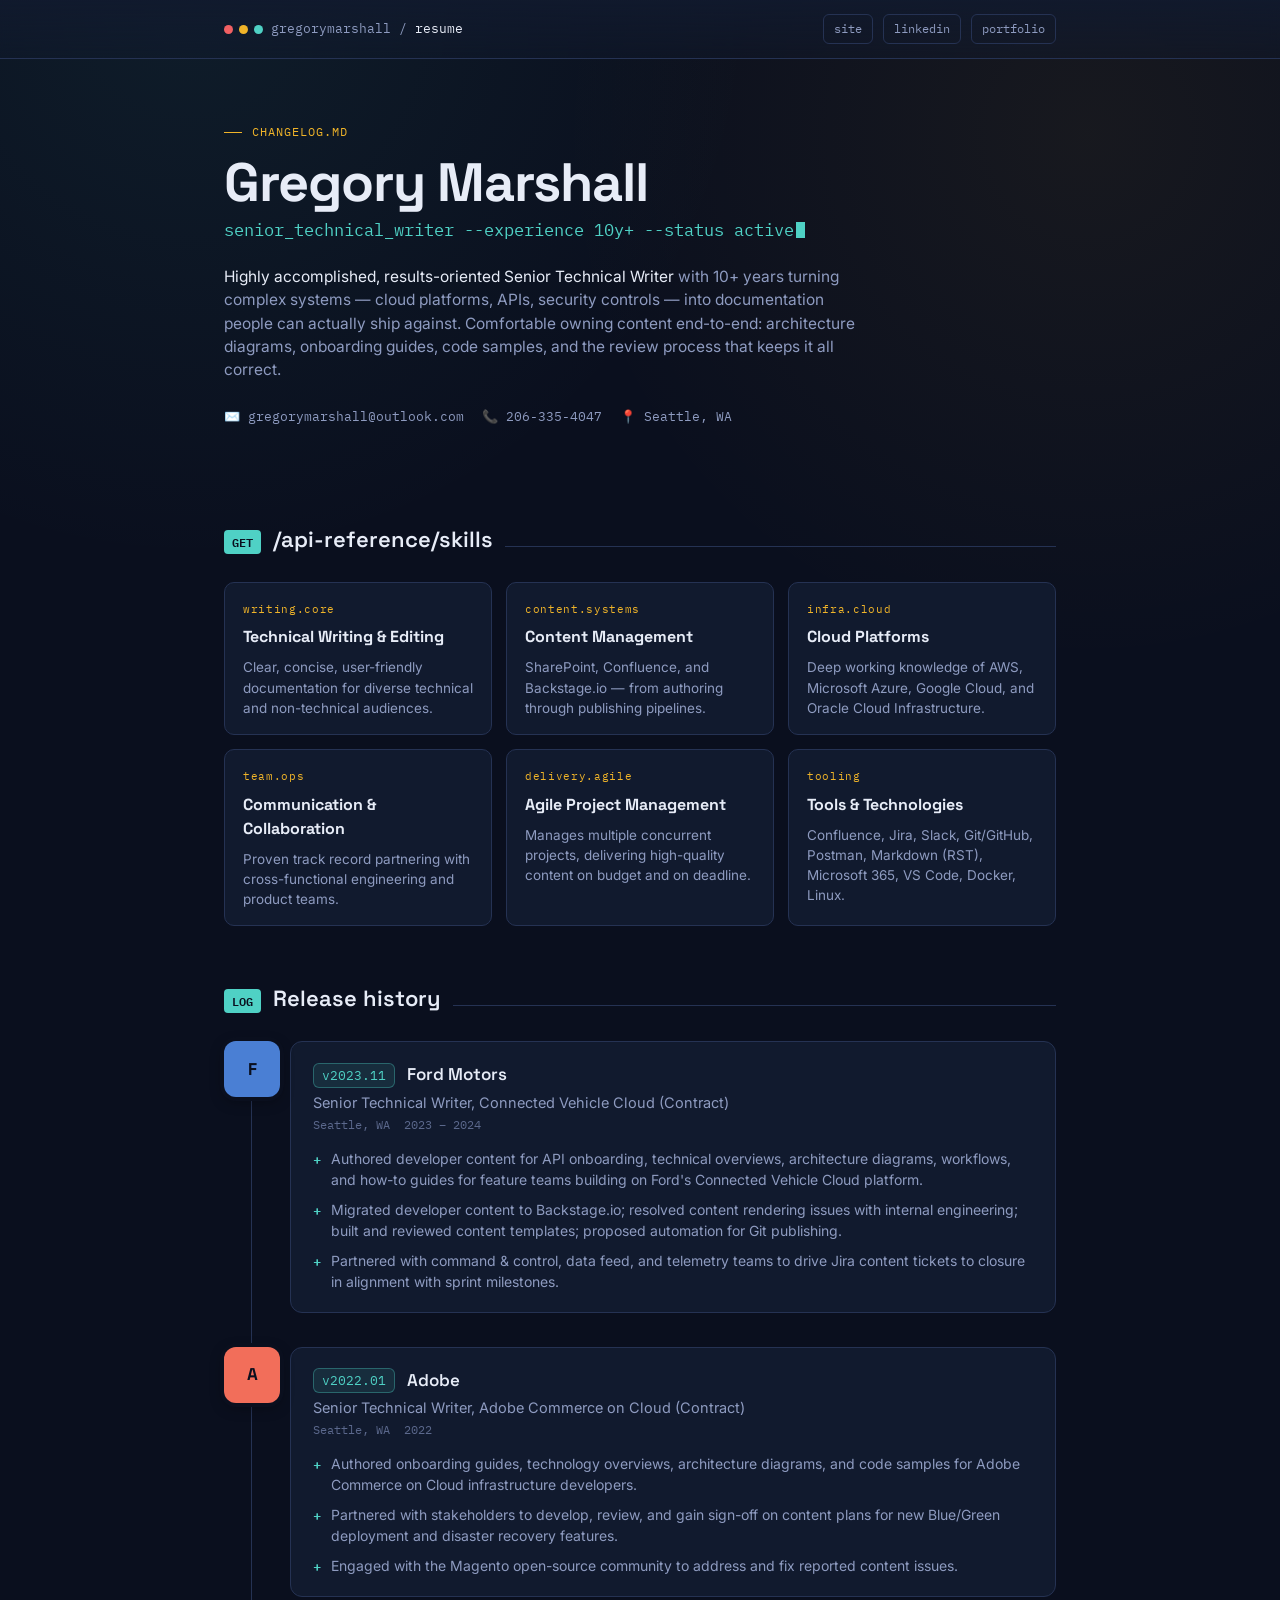
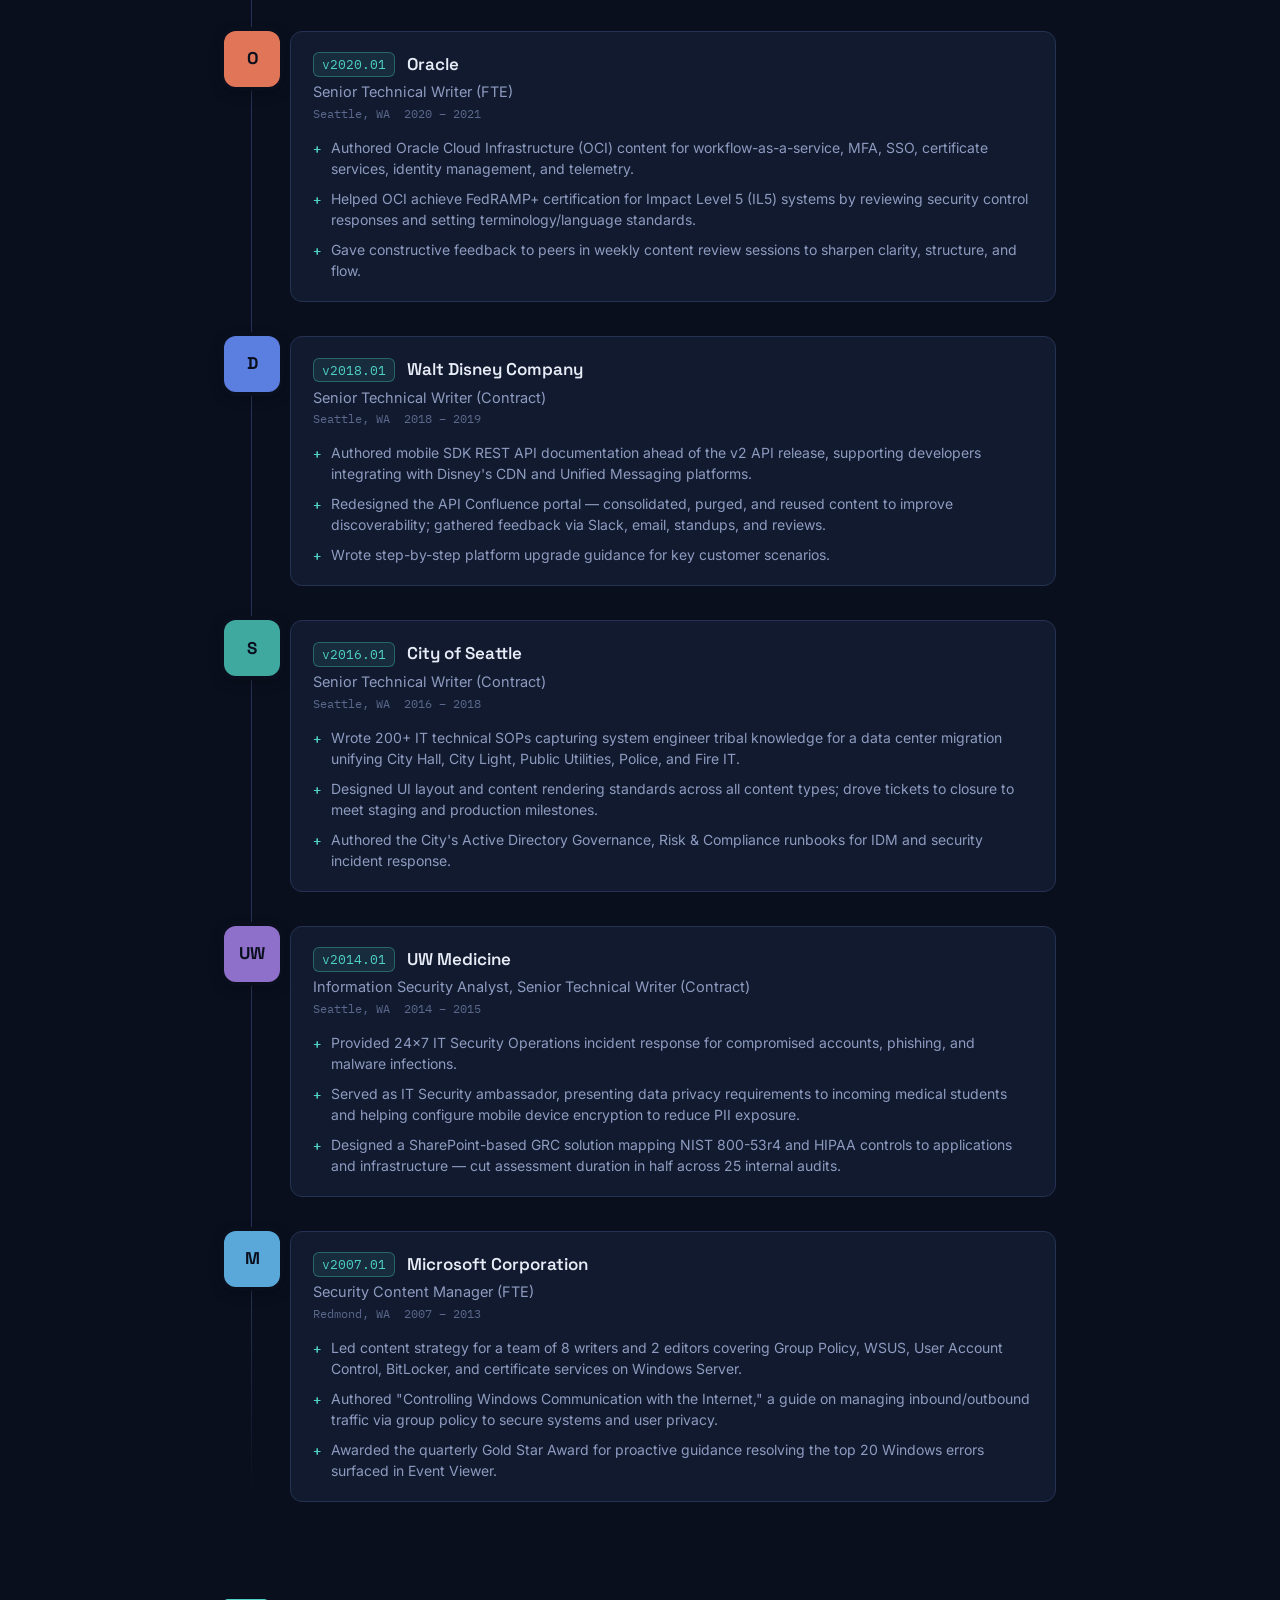
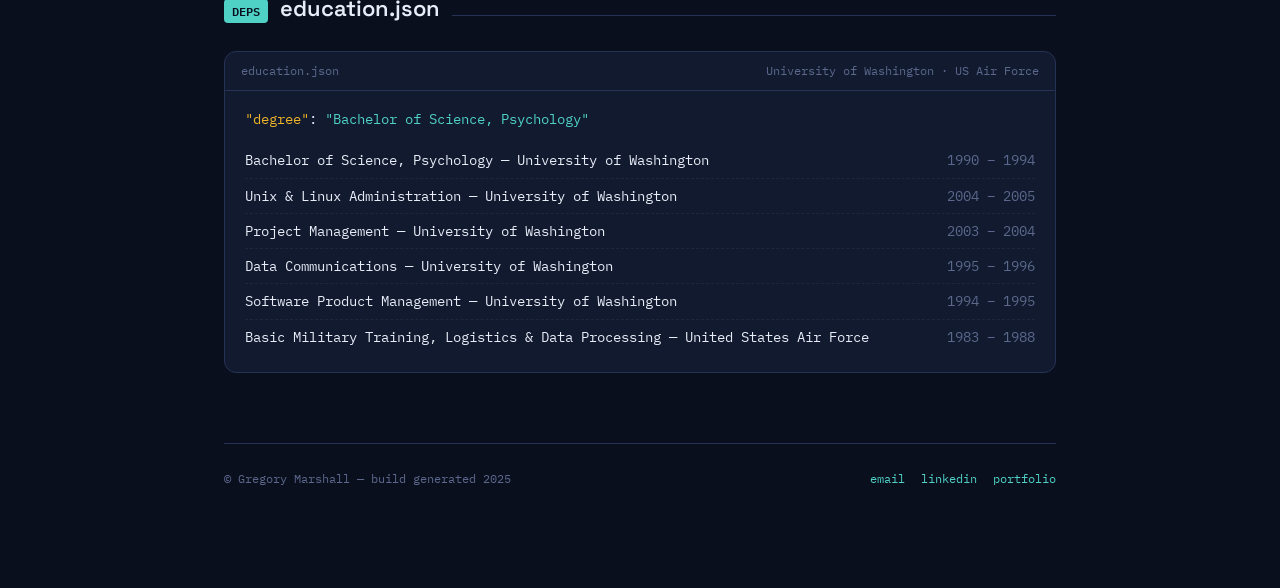
<file: index.html>
<!DOCTYPE html>
<html lang="en">
<head>
<meta charset="UTF-8">
<meta name="viewport" content="width=device-width, initial-scale=1.0">
<title>Gregory Marshall — CHANGELOG.md</title>
<link rel="preconnect" href="https://fonts.googleapis.com">
<link href="https://fonts.googleapis.com/css2?family=Space+Grotesk:wght@500;600;700&family=IBM+Plex+Mono:wght@400;500;600&family=Inter:wght@400;500;600&display=swap" rel="stylesheet">
<style>
  :root{
    --bg: #0A0F1E;
    --surface: #111A2E;
    --surface-2: #16213A;
    --border: #253253;
    --text-primary: #E7ECF7;
    --text-secondary: #8E9BC0;
    --text-dim: #5B688C;
    --teal: #4FD1C5;
    --amber: #F0B429;
    --rose: #F16063;
    --mono: 'IBM Plex Mono', monospace;
    --display: 'Space Grotesk', sans-serif;
    --body: 'Inter', sans-serif;
  }
  *{box-sizing:border-box; margin:0; padding:0;}
  html{scroll-behavior:smooth;}
  body{
    background: var(--bg);
    color: var(--text-primary);
    font-family: var(--body);
    line-height:1.5;
    background-image:
      radial-gradient(circle at 15% 0%, rgba(79,209,197,0.07), transparent 40%),
      radial-gradient(circle at 85% 15%, rgba(240,180,41,0.06), transparent 40%);
    background-attachment: fixed;
  }
  ::selection{ background: var(--teal); color: var(--bg); }

  a{ color: var(--teal); text-decoration:none; }
  a:hover{ text-decoration:underline; }
  a:focus-visible, button:focus-visible{ outline: 2px solid var(--teal); outline-offset: 3px; }

  .wrap{ max-width: 880px; margin: 0 auto; padding: 0 24px 100px; }

  /* ---------- Header / repo bar ---------- */
  .repobar{
    border-bottom: 1px solid var(--border);
    background: linear-gradient(180deg, rgba(17,26,46,0.9), rgba(17,26,46,0.4));
    backdrop-filter: blur(6px);
  }
  .repobar-inner{
    max-width: 880px; margin: 0 auto; padding: 14px 24px;
    display:flex; align-items:center; justify-content:space-between; gap: 12px; flex-wrap: wrap;
  }
  .repo-name{
    font-family: var(--mono); font-size: 13px; color: var(--text-secondary);
    display:flex; align-items:center; gap:8px;
  }
  .dot-row{ display:flex; gap:6px; }
  .dot{ width:9px; height:9px; border-radius:50%; }
  .dot.r{background:#F16063;} .dot.y{background:#F0B429;} .dot.g{background:#4FD1C5;}
  .repo-actions{ display:flex; gap:10px; font-family: var(--mono); font-size: 12px; }
  .repo-actions a{ color: var(--text-secondary); border:1px solid var(--border); padding:5px 10px; border-radius:6px; }
  .repo-actions a:hover{ color: var(--teal); border-color: var(--teal); text-decoration:none; }

  header.hero{ padding: 64px 0 40px; }
  .eyebrow{
    font-family: var(--mono); font-size: 12px; letter-spacing: 0.08em; color: var(--amber);
    text-transform: uppercase; margin-bottom: 14px; display:flex; align-items:center; gap:10px;
  }
  .eyebrow::before{ content:''; width: 18px; height:1px; background: var(--amber); display:inline-block; }
  h1{
    font-family: var(--display); font-weight:700; font-size: clamp(34px, 5.5vw, 54px);
    letter-spacing: -0.02em; margin-bottom: 6px; line-height:1.05;
  }
  .role-line{
    font-family: var(--mono); color: var(--teal); font-size: clamp(14px,2vw,17px); margin-bottom: 22px;
  }
  .role-line .caret{ display:inline-block; width:9px; height:16px; background:var(--teal); margin-left:2px; vertical-align:-2px; animation: blink 1.1s steps(1) infinite; }
  @keyframes blink{ 50%{ opacity:0; } }

  .summary{ color: var(--text-secondary); max-width: 640px; font-size: 15.5px; margin-bottom: 26px; }
  .summary .hl{ color: var(--text-primary); }

  .contact-row{ display:flex; flex-wrap:wrap; gap: 10px 18px; font-family: var(--mono); font-size: 13px; color: var(--text-secondary); }
  .contact-row span{ display:flex; align-items:center; gap:6px; }
  .contact-row svg{ width:14px; height:14px; opacity:0.8; }

  /* ---------- Section headings ---------- */
  .section{ padding-top: 56px; }
  .section-head{ display:flex; align-items:baseline; gap: 12px; margin-bottom: 26px; }
  .section-tag{ font-family: var(--mono); font-size: 12px; color: var(--bg); background: var(--teal); padding: 3px 8px; border-radius: 4px; font-weight:600; }
  .section-title{ font-family: var(--display); font-weight: 600; font-size: 22px; }
  .section-rule{ flex:1; height:1px; background: var(--border); }

  /* ---------- API Reference / Skills ---------- */
  .cap-grid{ display:grid; grid-template-columns: repeat(auto-fit, minmax(230px,1fr)); gap: 14px; }
  .cap-card{
    background: var(--surface); border:1px solid var(--border); border-radius: 10px; padding: 18px 18px 16px;
  }
  .cap-card .method{ font-family: var(--mono); font-size: 11px; color: var(--amber); letter-spacing: 0.06em; margin-bottom: 8px; }
  .cap-card h3{ font-family: var(--display); font-size: 16px; margin-bottom: 8px; }
  .cap-card p{ font-size: 13.5px; color: var(--text-secondary); }

  .toolchips{ display:flex; flex-wrap:wrap; gap:8px; margin-top: 22px; }
  .chip{
    font-family: var(--mono); font-size: 12px; color: var(--text-secondary);
    border:1px solid var(--border); background: var(--surface-2); padding: 5px 10px; border-radius: 999px;
  }

  /* ---------- Changelog / Experience ---------- */
  .changelog{ position:relative; }
  .changelog::before{
    content:''; position:absolute; left: 27px; top: 6px; bottom: 6px; width:1px;
    background: linear-gradient(var(--border), var(--border) 90%, transparent);
  }
  .entry{
    position:relative; padding-left: 66px; margin-bottom: 34px;
    opacity:0; transform: translateY(14px); transition: opacity .5s ease, transform .5s ease;
  }
  .entry.show{ opacity:1; transform: translateY(0); }
  .badge{
    position:absolute; left:0; top:0; width:56px; height:56px; border-radius: 12px;
    display:flex; align-items:center; justify-content:center;
    font-family: var(--display); font-weight:700; font-size: 17px; color:#0A0F1E;
    box-shadow: 0 0 0 4px var(--bg), 0 4px 14px rgba(0,0,0,0.35);
  }
  .entry-card{
    background: var(--surface); border:1px solid var(--border); border-radius: 12px; padding: 20px 22px;
  }
  .entry-top{ display:flex; flex-wrap:wrap; align-items:center; gap: 10px 12px; margin-bottom: 4px; }
  .version{ font-family: var(--mono); font-size: 12.5px; color: var(--teal); background: rgba(79,209,197,0.1); border:1px solid rgba(79,209,197,0.35); padding: 2px 8px; border-radius: 6px; }
  .company{ font-family: var(--display); font-weight:600; font-size: 17px; }
  .role{ font-size: 14.5px; color: var(--text-secondary); margin-bottom: 2px; }
  .meta{ font-family: var(--mono); font-size: 12px; color: var(--text-dim); margin-bottom: 14px; display:flex; gap:14px; flex-wrap:wrap;}
  .notes{ list-style:none; display:flex; flex-direction:column; gap:9px; }
  .notes li{ font-size: 14px; color: var(--text-secondary); display:flex; gap:10px; }
  .notes li::before{ content:'+'; font-family: var(--mono); color: var(--teal); font-weight:600; flex-shrink:0; }

  /* ---------- Education / dependencies ---------- */
  .manifest{
    background: var(--surface); border:1px solid var(--border); border-radius: 12px;
    font-family: var(--mono); font-size: 13.5px; overflow:hidden;
  }
  .manifest-bar{ padding: 10px 16px; border-bottom:1px solid var(--border); color: var(--text-dim); font-size:12px; display:flex; justify-content:space-between;}
  .manifest-body{ padding: 18px 20px; }
  .m-key{ color: var(--amber); }
  .m-str{ color: var(--teal); }
  .m-line{ display:flex; justify-content:space-between; gap: 16px; padding: 7px 0; border-bottom: 1px dashed rgba(255,255,255,0.06); }
  .m-line:last-child{ border-bottom:none; }
  .m-name{ color: var(--text-primary); }
  .m-years{ color: var(--text-dim); white-space:nowrap; }

  /* ---------- Footer ---------- */
  footer{ margin-top: 70px; padding-top: 26px; border-top: 1px solid var(--border); }
  .footer-row{ display:flex; justify-content:space-between; align-items:center; flex-wrap:wrap; gap:12px; font-family: var(--mono); font-size:12px; color: var(--text-dim); }
  .footer-links{ display:flex; gap:16px; }

  @media (max-width: 560px){
    .badge{ width:44px; height:44px; font-size:14px; }
    .entry{ padding-left: 54px; }
    .changelog::before{ left: 21px; }
  }

  @media (prefers-reduced-motion: reduce){
    .entry{ transition:none; opacity:1; transform:none; }
    .role-line .caret{ animation:none; }
  }
</style>
</head>
<body>

<div class="repobar">
  <div class="repobar-inner">
    <div class="repo-name">
      <span class="dot-row"><span class="dot r"></span><span class="dot y"></span><span class="dot g"></span></span>
      gregorymarshall / <span style="color:var(--text-primary)">resume</span>
    </div>
    <div class="repo-actions">
      <a href="http://www.gregorymarshall.com" target="_blank" rel="noopener">site</a>
      <a href="http://www.linkedin.com/in/gregorymarsha11" target="_blank" rel="noopener">linkedin</a>
      <a href="https://drive.google.com/drive/folders/1FINQPeSb8FYHcSthVr7zLSQ1JVBgwo1U" target="_blank" rel="noopener">portfolio</a>
    </div>
  </div>
</div>

<div class="wrap">

  <header class="hero">
    <div class="eyebrow">CHANGELOG.md</div>
    <h1>Gregory Marshall</h1>
    <div class="role-line">senior_technical_writer --experience 10y+ --status active<span class="caret"></span></div>
    <p class="summary">
      <span class="hl">Highly accomplished, results-oriented Senior Technical Writer</span> with 10+ years turning complex
      systems — cloud platforms, APIs, security controls — into documentation people can actually
      ship against. Comfortable owning content end-to-end: architecture diagrams, onboarding guides,
      code samples, and the review process that keeps it all correct.
    </p>
    <div class="contact-row">
      <span>✉️ gregorymarshall@outlook.com</span>
      <span>📞 206-335-4047</span>
      <span>📍 Seattle, WA</span>
    </div>
  </header>

  <section class="section" id="reference">
    <div class="section-head">
      <span class="section-tag">GET</span>
      <h2 class="section-title">/api-reference/skills</h2>
      <div class="section-rule"></div>
    </div>
    <div class="cap-grid">
      <div class="cap-card">
        <div class="method">writing.core</div>
        <h3>Technical Writing &amp; Editing</h3>
        <p>Clear, concise, user-friendly documentation for diverse technical and non-technical audiences.</p>
      </div>
      <div class="cap-card">
        <div class="method">content.systems</div>
        <h3>Content Management</h3>
        <p>SharePoint, Confluence, and Backstage.io — from authoring through publishing pipelines.</p>
      </div>
      <div class="cap-card">
        <div class="method">infra.cloud</div>
        <h3>Cloud Platforms</h3>
        <p>Deep working knowledge of AWS, Microsoft Azure, Google Cloud, and Oracle Cloud Infrastructure.</p>
      </div>
      <div class="cap-card">
        <div class="method">team.ops</div>
        <h3>Communication &amp; Collaboration</h3>
        <p>Proven track record partnering with cross-functional engineering and product teams.</p>
      </div>
      <div class="cap-card">
        <div class="method">delivery.agile</div>
        <h3>Agile Project Management</h3>
        <p>Manages multiple concurrent projects, delivering high-quality content on budget and on deadline.</p>
      </div>
      <div class="cap-card">
        <div class="method">tooling</div>
        <h3>Tools &amp; Technologies</h3>
        <p>Confluence, Jira, Slack, Git/GitHub, Postman, Markdown (RST), Microsoft 365, VS Code, Docker, Linux.</p>
      </div>
    </div>
  </section>

  <section class="section" id="experience">
    <div class="section-head">
      <span class="section-tag">LOG</span>
      <h2 class="section-title">Release history</h2>
      <div class="section-rule"></div>
    </div>

    <div class="changelog">

      <div class="entry">
        <div class="badge" style="background:#4A7FD4;">F</div>
        <div class="entry-card">
          <div class="entry-top"><span class="version">v2023.11</span><span class="company">Ford Motors</span></div>
          <div class="role">Senior Technical Writer, Connected Vehicle Cloud (Contract)</div>
          <div class="meta"><span>Seattle, WA</span><span>2023 – 2024</span></div>
          <ul class="notes">
            <li>Authored developer content for API onboarding, technical overviews, architecture diagrams, workflows, and how-to guides for feature teams building on Ford's Connected Vehicle Cloud platform.</li>
            <li>Migrated developer content to Backstage.io; resolved content rendering issues with internal engineering; built and reviewed content templates; proposed automation for Git publishing.</li>
            <li>Partnered with command &amp; control, data feed, and telemetry teams to drive Jira content tickets to closure in alignment with sprint milestones.</li>
          </ul>
        </div>
      </div>

      <div class="entry">
        <div class="badge" style="background:#F26E5A;">A</div>
        <div class="entry-card">
          <div class="entry-top"><span class="version">v2022.01</span><span class="company">Adobe</span></div>
          <div class="role">Senior Technical Writer, Adobe Commerce on Cloud (Contract)</div>
          <div class="meta"><span>Seattle, WA</span><span>2022</span></div>
          <ul class="notes">
            <li>Authored onboarding guides, technology overviews, architecture diagrams, and code samples for Adobe Commerce on Cloud infrastructure developers.</li>
            <li>Partnered with stakeholders to develop, review, and gain sign-off on content plans for new Blue/Green deployment and disaster recovery features.</li>
            <li>Engaged with the Magento open-source community to address and fix reported content issues.</li>
          </ul>
        </div>
      </div>

      <div class="entry">
        <div class="badge" style="background:#E17558;">O</div>
        <div class="entry-card">
          <div class="entry-top"><span class="version">v2020.01</span><span class="company">Oracle</span></div>
          <div class="role">Senior Technical Writer (FTE)</div>
          <div class="meta"><span>Seattle, WA</span><span>2020 – 2021</span></div>
          <ul class="notes">
            <li>Authored Oracle Cloud Infrastructure (OCI) content for workflow-as-a-service, MFA, SSO, certificate services, identity management, and telemetry.</li>
            <li>Helped OCI achieve FedRAMP+ certification for Impact Level 5 (IL5) systems by reviewing security control responses and setting terminology/language standards.</li>
            <li>Gave constructive feedback to peers in weekly content review sessions to sharpen clarity, structure, and flow.</li>
          </ul>
        </div>
      </div>

      <div class="entry">
        <div class="badge" style="background:#5B7FE0;">D</div>
        <div class="entry-card">
          <div class="entry-top"><span class="version">v2018.01</span><span class="company">Walt Disney Company</span></div>
          <div class="role">Senior Technical Writer (Contract)</div>
          <div class="meta"><span>Seattle, WA</span><span>2018 – 2019</span></div>
          <ul class="notes">
            <li>Authored mobile SDK REST API documentation ahead of the v2 API release, supporting developers integrating with Disney's CDN and Unified Messaging platforms.</li>
            <li>Redesigned the API Confluence portal — consolidated, purged, and reused content to improve discoverability; gathered feedback via Slack, email, standups, and reviews.</li>
            <li>Wrote step-by-step platform upgrade guidance for key customer scenarios.</li>
          </ul>
        </div>
      </div>

      <div class="entry">
        <div class="badge" style="background:#3FA9A0;">S</div>
        <div class="entry-card">
          <div class="entry-top"><span class="version">v2016.01</span><span class="company">City of Seattle</span></div>
          <div class="role">Senior Technical Writer (Contract)</div>
          <div class="meta"><span>Seattle, WA</span><span>2016 – 2018</span></div>
          <ul class="notes">
            <li>Wrote 200+ IT technical SOPs capturing system engineer tribal knowledge for a data center migration unifying City Hall, City Light, Public Utilities, Police, and Fire IT.</li>
            <li>Designed UI layout and content rendering standards across all content types; drove tickets to closure to meet staging and production milestones.</li>
            <li>Authored the City's Active Directory Governance, Risk &amp; Compliance runbooks for IDM and security incident response.</li>
          </ul>
        </div>
      </div>

      <div class="entry">
        <div class="badge" style="background:#8E6FC9;">UW</div>
        <div class="entry-card">
          <div class="entry-top"><span class="version">v2014.01</span><span class="company">UW Medicine</span></div>
          <div class="role">Information Security Analyst, Senior Technical Writer (Contract)</div>
          <div class="meta"><span>Seattle, WA</span><span>2014 – 2015</span></div>
          <ul class="notes">
            <li>Provided 24×7 IT Security Operations incident response for compromised accounts, phishing, and malware infections.</li>
            <li>Served as IT Security ambassador, presenting data privacy requirements to incoming medical students and helping configure mobile device encryption to reduce PII exposure.</li>
            <li>Designed a SharePoint-based GRC solution mapping NIST 800-53r4 and HIPAA controls to applications and infrastructure — cut assessment duration in half across 25 internal audits.</li>
          </ul>
        </div>
      </div>

      <div class="entry">
        <div class="badge" style="background:#5AA8D9;">M</div>
        <div class="entry-card">
          <div class="entry-top"><span class="version">v2007.01</span><span class="company">Microsoft Corporation</span></div>
          <div class="role">Security Content Manager (FTE)</div>
          <div class="meta"><span>Redmond, WA</span><span>2007 – 2013</span></div>
          <ul class="notes">
            <li>Led content strategy for a team of 8 writers and 2 editors covering Group Policy, WSUS, User Account Control, BitLocker, and certificate services on Windows Server.</li>
            <li>Authored "Controlling Windows Communication with the Internet," a guide on managing inbound/outbound traffic via group policy to secure systems and user privacy.</li>
            <li>Awarded the quarterly Gold Star Award for proactive guidance resolving the top 20 Windows errors surfaced in Event Viewer.</li>
          </ul>
        </div>
      </div>

    </div>
  </section>

  <section class="section" id="education">
    <div class="section-head">
      <span class="section-tag">DEPS</span>
      <h2 class="section-title">education.json</h2>
      <div class="section-rule"></div>
    </div>
    <div class="manifest">
      <div class="manifest-bar"><span>education.json</span><span>University of Washington · US Air Force</span></div>
      <div class="manifest-body">
        <div><span class="m-key">"degree"</span>: <span class="m-str">"Bachelor of Science, Psychology"</span></div>
        <div style="margin-top:14px;">
          <div class="m-line"><span class="m-name">Bachelor of Science, Psychology — University of Washington</span><span class="m-years">1990 – 1994</span></div>
          <div class="m-line"><span class="m-name">Unix &amp; Linux Administration — University of Washington</span><span class="m-years">2004 – 2005</span></div>
          <div class="m-line"><span class="m-name">Project Management — University of Washington</span><span class="m-years">2003 – 2004</span></div>
          <div class="m-line"><span class="m-name">Data Communications — University of Washington</span><span class="m-years">1995 – 1996</span></div>
          <div class="m-line"><span class="m-name">Software Product Management — University of Washington</span><span class="m-years">1994 – 1995</span></div>
          <div class="m-line"><span class="m-name">Basic Military Training, Logistics &amp; Data Processing — United States Air Force</span><span class="m-years">1983 – 1988</span></div>
        </div>
      </div>
    </div>
  </section>

  <footer>
    <div class="footer-row">
      <span>© Gregory Marshall — build generated 2025</span>
      <div class="footer-links">
        <a href="mailto:gregorymarshall@outlook.com">email</a>
        <a href="http://www.linkedin.com/in/gregorymarsha11" target="_blank" rel="noopener">linkedin</a>
        <a href="https://drive.google.com/drive/folders/1FINQPeSb8FYHcSthVr7zLSQ1JVBgwo1U" target="_blank" rel="noopener">portfolio</a>
      </div>
    </div>
  </footer>

</div>

<script>
  const entries = document.querySelectorAll('.entry');
  const io = new IntersectionObserver((items) => {
    items.forEach(item => {
      if(item.isIntersecting){
        item.target.classList.add('show');
        io.unobserve(item.target);
      }
    });
  }, { threshold: 0.15 });
  entries.forEach(e => io.observe(e));
</script>

</body>
</html>
</file>
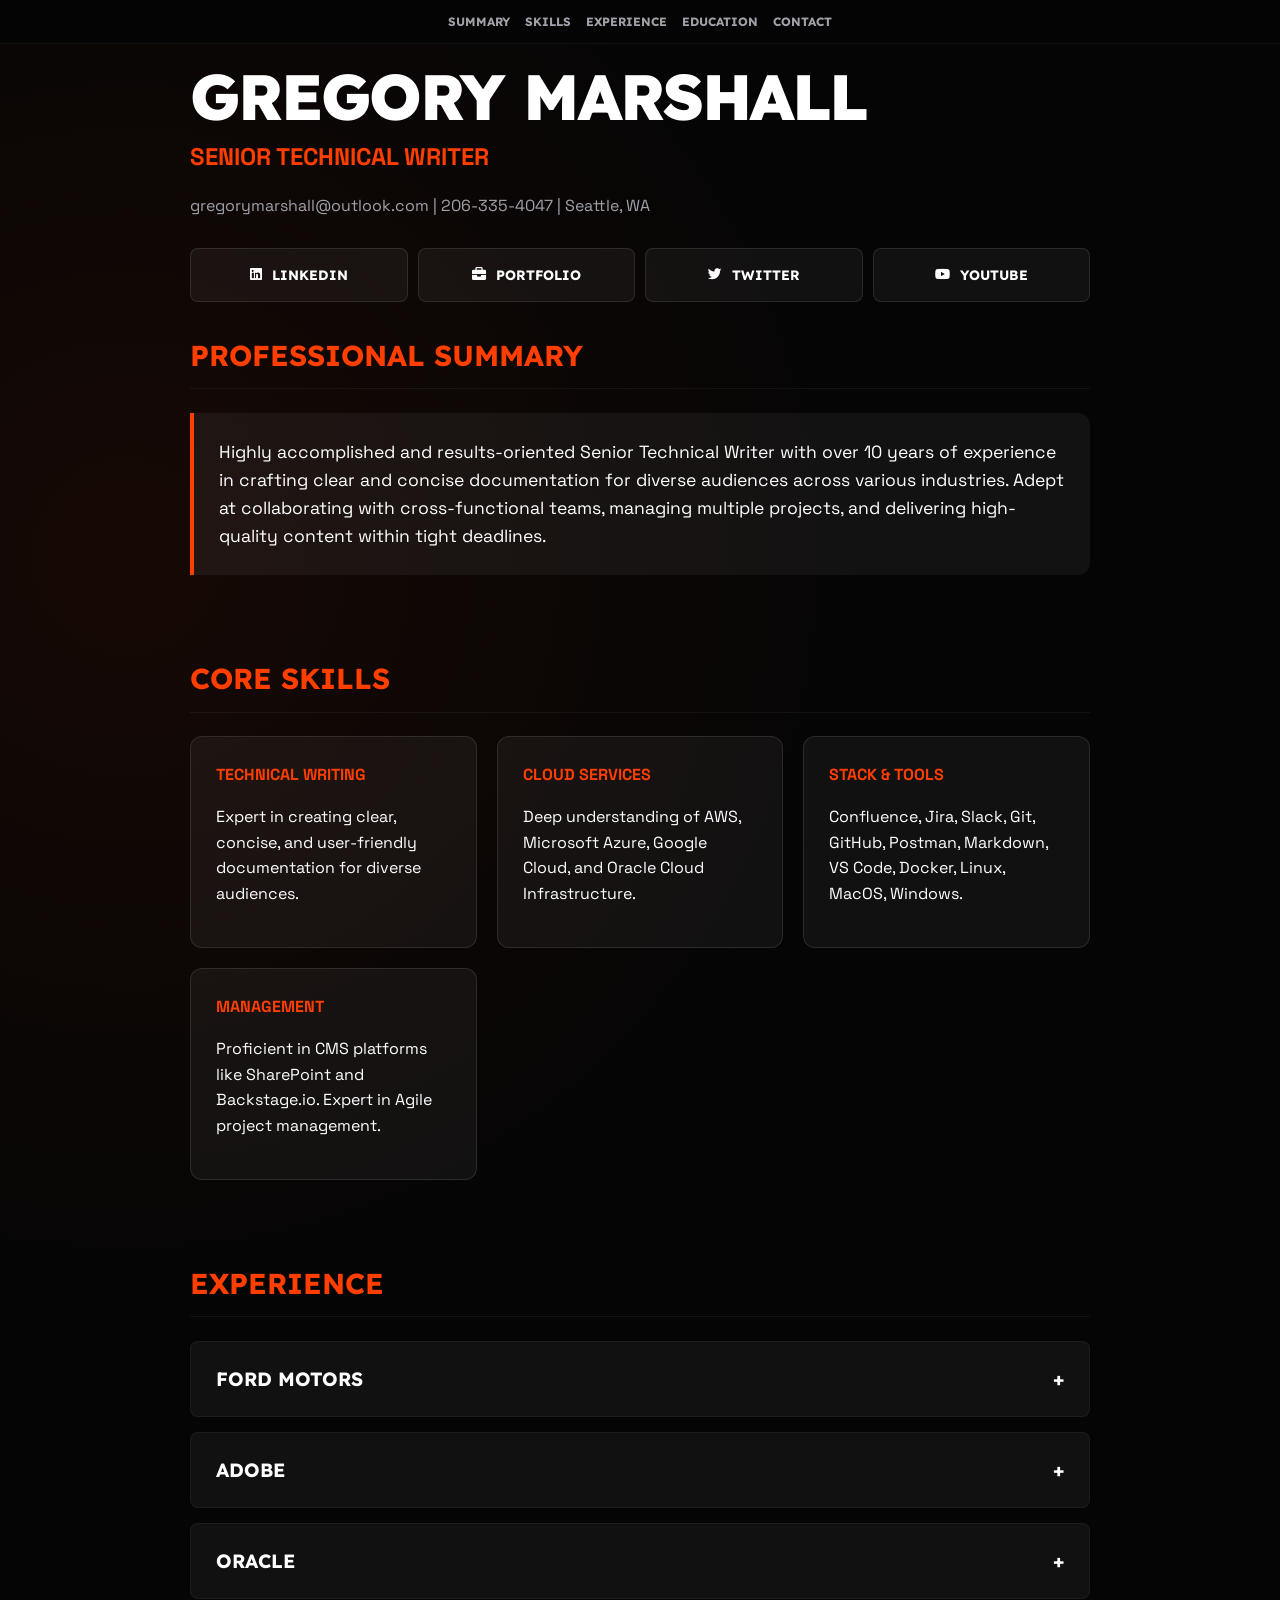
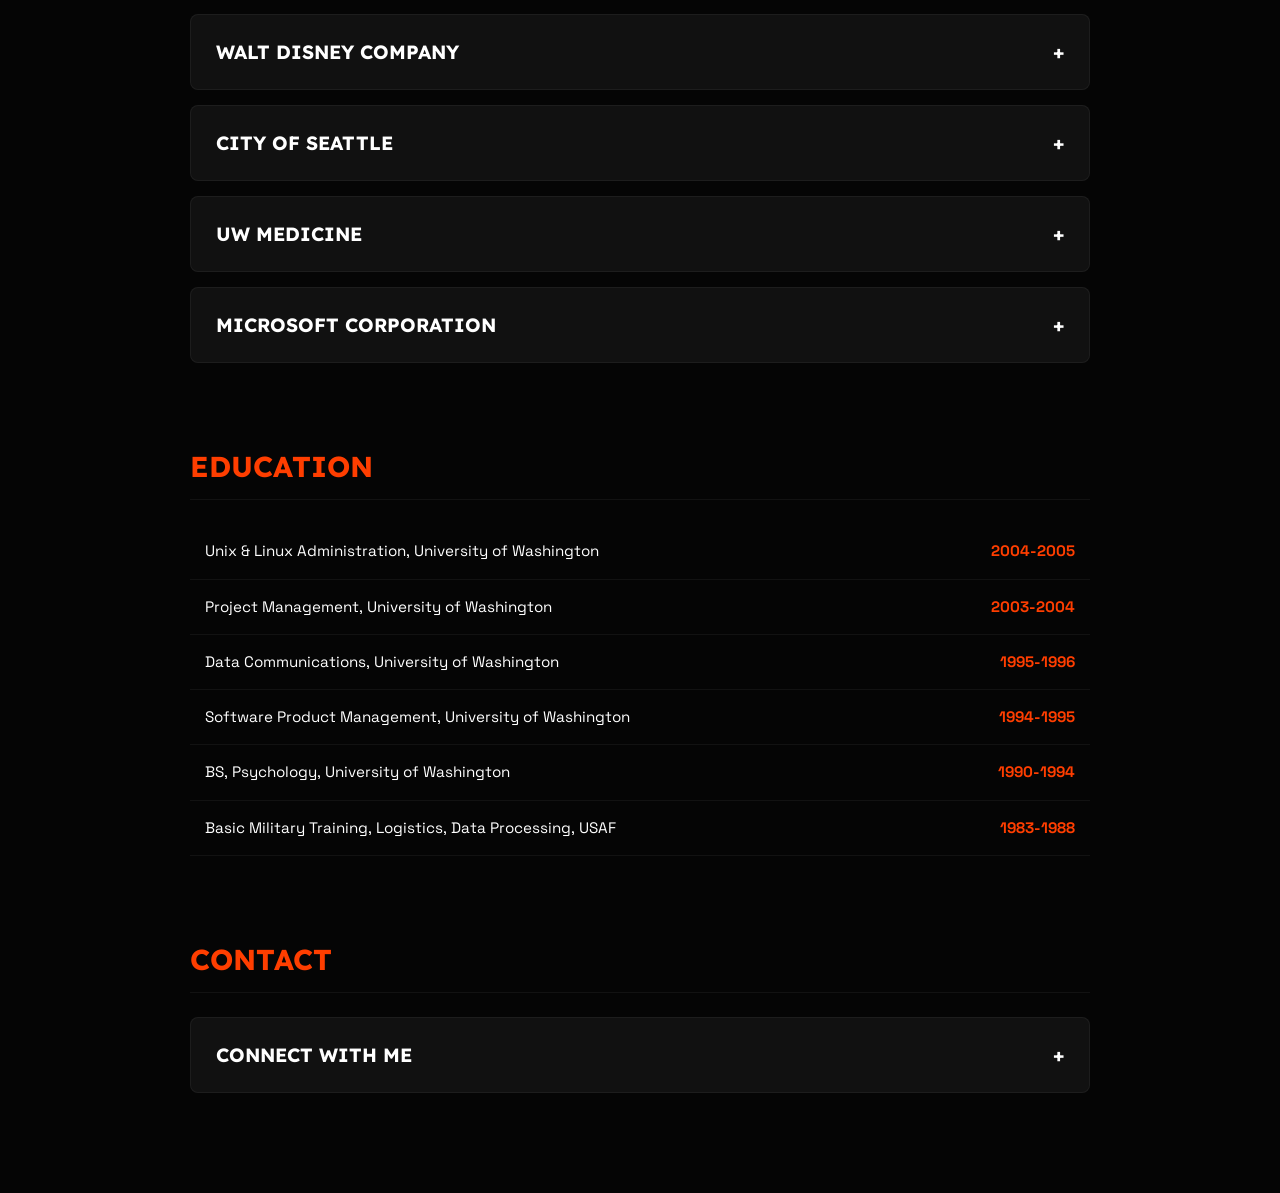
<file: index2.html>
<!DOCTYPE html>
<html lang="en">
<head>
    <meta charset="UTF-8">
    <meta name="viewport" content="width=device-width, initial-scale=1.0">
    <title>Gregory Marshall | Senior Technical Writer</title>
    <link href="https://fonts.googleapis.com/css2?family=Lexend+Deca:wght@400;700;800&family=Space+Grotesk:wght@300;500;700&display=swap" rel="stylesheet">
    <link rel="stylesheet" href="https://cdnjs.cloudflare.com/ajax/libs/font-awesome/6.0.0/css/all.min.css">
    <style>
        :root {
            --accent: #ff3e00;
            --bg: #050505;
            --glass: rgba(255, 255, 255, 0.05);
            --text-main: #ffffff;
            --text-sub: #a1a1aa;
        }

        html { scroll-behavior: smooth; }

        body {
            font-family: 'Space Grotesk', sans-serif;
            background: var(--bg);
            color: var(--text-main);
            margin: 0;
            padding: 0;
            background-image: radial-gradient(circle at 10% 20%, rgba(255, 62, 0, 0.07) 0%, transparent 30%);
            line-height: 1.6;
        }

        nav {
            position: sticky;
            top: 0;
            background: rgba(5, 5, 5, 0.95);
            backdrop-filter: blur(15px);
            z-index: 1000;
            border-bottom: 1px solid var(--glass);
            padding: 12px 0;
        }

        .nav-container {
            max-width: 900px;
            margin: 0 auto;
            display: flex;
            justify-content: center;
            gap: 15px;
            flex-wrap: wrap;
        }

        .nav-link {
            color: var(--text-sub);
            text-decoration: none;
            font-family: 'Lexend Deca', sans-serif;
            font-weight: 700;
            font-size: 0.75rem;
            text-transform: uppercase;
        }

        .container { max-width: 900px; margin: 0 auto; padding: 20px; }

        header { margin-bottom: 20px; }

        h1 {
            font-family: 'Lexend Deca', sans-serif;
            font-size: clamp(2.5rem, 8vw, 4rem);
            font-weight: 800;
            margin: 0;
            letter-spacing: -2px;
            line-height: 1;
        }

        .hero-title {
            color: var(--accent);
            font-size: 1.5rem;
            font-weight: 700;
            margin-top: 10px;
            text-transform: uppercase;
        }

        .social-grid { display: grid; grid-template-columns: repeat(2, 1fr); gap: 10px; margin: 30px 0; }
        @media (min-width: 600px) { .social-grid { grid-template-columns: repeat(4, 1fr); } }

        .social-btn, .submit-btn {
            display: flex; align-items: center; justify-content: center; background: var(--glass); color: #fff;
            text-decoration: none; padding: 15px; border-radius: 8px; border: 1px solid rgba(255,255,255,0.1);
            font-family: 'Lexend Deca'; font-weight: 700; font-size: 0.85rem; transition: 0.3s;
            cursor: pointer; gap: 10px;
        }

        .social-btn:hover { background: var(--accent); transform: translateY(-2px); }

        section { margin-bottom: 80px; scroll-margin-top: 80px; }
        h2 { color: var(--accent); font-family: 'Lexend Deca'; font-size: 1.8rem; border-bottom: 1px solid var(--glass); padding-bottom: 10px; }

        .prof-summary {
            padding: 25px;
            background: var(--glass);
            border-left: 4px solid var(--accent);
            font-size: 1.1rem;
            border-radius: 0 12px 12px 0;
        }

        .skills-grid { display: grid; grid-template-columns: repeat(auto-fit, minmax(250px, 1fr)); gap: 20px; }
        .skill-card { background: var(--glass); padding: 25px; border-radius: 12px; border: 1px solid rgba(255,255,255,0.1); }
        .skill-card h4 { color: var(--accent); margin: 0 0 10px 0; text-transform: uppercase; }

        .acc-item { margin-bottom: 15px; background: var(--glass); border-radius: 8px; border: 1px solid rgba(255,255,255,0.05); }
        .acc-btn {
            width: 100%; padding: 25px; background: none; border: none;
            display: flex; justify-content: space-between; cursor: pointer;
            color: var(--text-main); font-size: 1.2rem; font-weight: 700; font-family: 'Lexend Deca'; text-align: left;
        }

        .acc-content { max-height: 0; overflow: hidden; transition: 0.4s ease-out; }
        .inner { padding: 0 25px 25px; color: var(--text-sub); }
        .inner ul { padding-left: 20px; }
        .inner li { margin-bottom: 10px; }
        .meta-text { color: var(--accent); font-weight: 700; font-size: 0.85rem; display: block; margin-bottom: 10px; text-transform: uppercase; }

        .edu-table { width: 100%; border-collapse: collapse; }
        .edu-table td { padding: 15px; border-bottom: 1px solid var(--glass); font-size: 0.95rem; }
        .edu-year { text-align: right; color: var(--accent); font-weight: 700; width: 120px; }

        .contact-form { background: var(--glass); padding: 40px; border-radius: 20px; }
        .form-group { margin-bottom: 25px; }
        .form-group label { display: block; margin-bottom: 10px; font-weight: 600; color: var(--accent); font-size: 0.8rem; }
        .form-group input, .form-group textarea {
            width: 100%; padding: 15px; background: rgba(0,0,0,0.3); border: 1px solid rgba(255,255,255,0.1);
            border-radius: 8px; color: #fff; font-family: inherit; box-sizing: border-box;
        }
    </style>
</head>
<body>

<nav>
    <div class="nav-container">
        <a href="#summary" class="nav-link">Summary</a>
        <a href="#skills" class="nav-link">Skills</a>
        <a href="#experience" class="nav-link">Experience</a>
        <a href="#education" class="nav-link">Education</a>
        <a href="#contact" class="nav-link">Contact</a>
    </div>
</nav>

<div class="container">
    <header>
        <h1>GREGORY MARSHALL</h1>
        <div class="hero-title">Senior Technical Writer</div>
        <p style="color: var(--text-sub);">gregorymarshall@outlook.com | 206-335-4047 | Seattle, WA</p>
    </header>

    <div class="social-grid">
        <a href="#" class="social-btn"><i class="fab fa-linkedin"></i> LINKEDIN</a>
        <a href="#" class="social-btn"><i class="fas fa-briefcase"></i> PORTFOLIO</a>
        <a href="#" class="social-btn"><i class="fab fa-twitter"></i> TWITTER</a>
        <a href="#" class="social-btn"><i class="fab fa-youtube"></i> YOUTUBE</a>
    </div>

    <section id="summary">
        <h2>PROFESSIONAL SUMMARY</h2>
        <div class="prof-summary">
            Highly accomplished and results-oriented Senior Technical Writer with over 10 years of experience in crafting clear and concise documentation for diverse audiences across various industries.  Adept at collaborating with cross-functional teams, managing multiple projects, and delivering high-quality content within tight deadlines. 
        </div>
    </section>

    <section id="skills">
        <h2>CORE SKILLS</h2>
        <div class="skills-grid">
            <div class="skill-card">
                <h4>Technical Writing</h4>
                <p>Expert in creating clear, concise, and user-friendly documentation for diverse audiences. </p>
            </div>
            <div class="skill-card">
                <h4>Cloud Services</h4>
                <p>Deep understanding of AWS, Microsoft Azure, Google Cloud, and Oracle Cloud Infrastructure. </p>
            </div>
            <div class="skill-card">
                <h4>Stack & Tools</h4>
                <p>Confluence, Jira, Slack, Git, GitHub, Postman, Markdown, VS Code, Docker, Linux, MacOS, Windows. </p>
            </div>
            <div class="skill-card">
                <h4>Management</h4>
                <p>Proficient in CMS platforms like SharePoint and Backstage.io.  Expert in Agile project management. </p>
            </div>
        </div>
    </section>

    <section id="experience">
        <h2>EXPERIENCE</h2>
        <div class="accordion">
            <div class="acc-item">
                <button class="acc-btn" onclick="toggle(this)">FORD MOTORS <span>+</span></button>
                <div class="acc-content"><div class="inner">
                    <span class="meta-text">2023-2024 | Seattle, WA</span>
                    <ul>
                        <li>Authored developer content for API onboarding, technical overviews, architecture diagrams, workflows, and how-to guides for the Connected Vehicle Cloud platform. </li>
                        <li>Migrated developer content to Backstage.io; resolved content rendering issues; created and reviewed templates. </li>
                        <li>Researched and proposed new functionality to automate routine tasks. </li>
                    </ul>
                </div></div>
            </div>
            <div class="acc-item">
                <button class="acc-btn" onclick="toggle(this)">ADOBE <span>+</span></button>
                <div class="acc-content"><div class="inner">
                    <span class="meta-text">2022 | Seattle, WA</span>
                    <ul>
                        <li>Authored onboarding guides, technology overviews, architectural diagrams, and code samples for Adobe Commerce on Cloud developers. </li>
                        <li>Collaborated with stakeholders on content plans for Blue/Green deployment and disaster recovery features. </li>
                        <li>Engaged with the Magento open-source community to address and fix reported content issues. </li>
                    </ul>
                </div></div>
            </div>
            <div class="acc-item">
                <button class="acc-btn" onclick="toggle(this)">ORACLE <span>+</span></button>
                <div class="acc-content"><div class="inner">
                    <span class="meta-text">2020-2021 | Seattle, WA</span>
                    <ul>
                        <li>Authored OCI content for workflow as a service, multifactor authentication (MFA), SSO, certificate services, and identity management. </li>
                        <li>Helped obtain FedRAMP+ certification for IL5 systems by reviewing security control responses and terminology. </li>
                    </ul>
                </div></div>
            </div>
            <div class="acc-item">
                <button class="acc-btn" onclick="toggle(this)">WALT DISNEY COMPANY <span>+</span></button>
                <div class="acc-content"><div class="inner">
                    <span class="meta-text">2018-2019 | Seattle, WA</span>
                    <ul>
                        <li>Authored mobile SDK REST API documentation for v2 release to support integrations with CDN and Unified Messaging platforms. </li>
                        <li>Redesigned the API Confluence portal to consolidate, purge, and reuse content to improve discoverability. </li>
                        <li>Authored step-by-step platform upgrade guides for key customer scenarios. </li>
                    </ul>
                </div></div>
            </div>
            <div class="acc-item">
                <button class="acc-btn" onclick="toggle(this)">CITY OF SEATTLE <span>+</span></button>
                <div class="acc-content"><div class="inner">
                    <span class="meta-text">2016-2018 | Seattle, WA</span>
                    <ul>
                        <li>Wrote 200+ IT technical standard operational procedures (SOP) to capture tribal knowledge for data center migration. </li>
                        <li>Designed UI layouts and content rendering for all content types. </li>
                        <li>Authored Active Directory Governance Risk & Compliance (GRC) runbooks for IDM and security response. </li>
                    </ul>
                </div></div>
            </div>
            <div class="acc-item">
                <button class="acc-btn" onclick="toggle(this)">UW MEDICINE <span>+</span></button>
                <div class="acc-content"><div class="inner">
                    <span class="meta-text">2014-2015 | Seattle, WA</span>
                    <ul>
                        <li>Managed 24x7 IT Security incident response and presented data security/privacy requirements to new UW medical students. </li>
                        <li>Designed a SharePoint site to automate the mapping of NIST 800-053r4 and HIPAA security controls to infrastructure services. </li>
                        <li>Conducted 25 internal application security audits to identify and close critical security gaps. </li>
                    </ul>
                </div></div>
            </div>
            <div class="acc-item">
                <button class="acc-btn" onclick="toggle(this)">MICROSOFT CORPORATION <span>+</span></button>
                <div class="acc-content"><div class="inner">
                    <span class="meta-text">2007-2013 | Redmond, WA</span>
                    <ul>
                        <li>Drove content strategy for 8 technical writers and 2 editors focused on security content for Group Policy, WSUS, UAC, and BitLocker. </li>
                        <li>Authored the "Controlling Windows Communication with the Internet" guide for inbound and outbound security management. </li>
                        <li>Awarded quarterly "Gold Star Award" for resolving the top 20 Windows system errors click on by customers using Windows Event Viewer. </li>
                    </ul>
                </div></div>
            </div>
        </div>
    </section>

    <section id="education">
        <h2>EDUCATION</h2>
        <table class="edu-table">
            <tr><td>Unix & Linux Administration, University of Washington </td><td class="edu-year">2004-2005</td></tr>
            <tr><td>Project Management, University of Washington </td><td class="edu-year">2003-2004</td></tr>
            <tr><td>Data Communications, University of Washington </td><td class="edu-year">1995-1996</td></tr>
            <tr><td>Software Product Management, University of Washington </td><td class="edu-year">1994-1995</td></tr>
            <tr><td>BS, Psychology, University of Washington </td><td class="edu-year">1990-1994</td></tr>
            <tr><td>Basic Military Training, Logistics, Data Processing, USAF </td><td class="edu-year">1983-1988</td></tr>
        </table>
    </section>

    <section id="contact">
        <h2>CONTACT</h2>
        <div class="acc-item">
            <button class="acc-btn" onclick="toggle(this)">CONNECT WITH ME <span>+</span></button>
            <div class="acc-content"><div class="inner">
                <div class="contact-form">
                    <div class="form-group">
                        <label>NAME</label>
                        <input type="text" placeholder="Enter name">
                    </div>
                    <div class="form-group">
                        <label>EMAIL</label>
                        <input type="email" placeholder="Enter email">
                    </div>
                    <div class="form-group">
                        <label>MESSAGE</label>
                        <textarea rows="4" placeholder="How can I help?"></textarea>
                    </div>
                    <button class="submit-btn"><i class="fas fa-paper-plane"></i> SEND MESSAGE</button>
                </div>
            </div></div>
        </div>
    </section>
</div>

<script>
    function toggle(btn) {
        const content = btn.nextElementSibling;
        const isOpen = content.style.maxHeight;
        if (!isOpen) {
            content.style.maxHeight = content.scrollHeight + "px";
            btn.querySelector('span').innerText = '-';
        } else {
            content.style.maxHeight = null;
            btn.querySelector('span').innerText = '+';
        }
    }
</script>

</body>
</html>
</file>
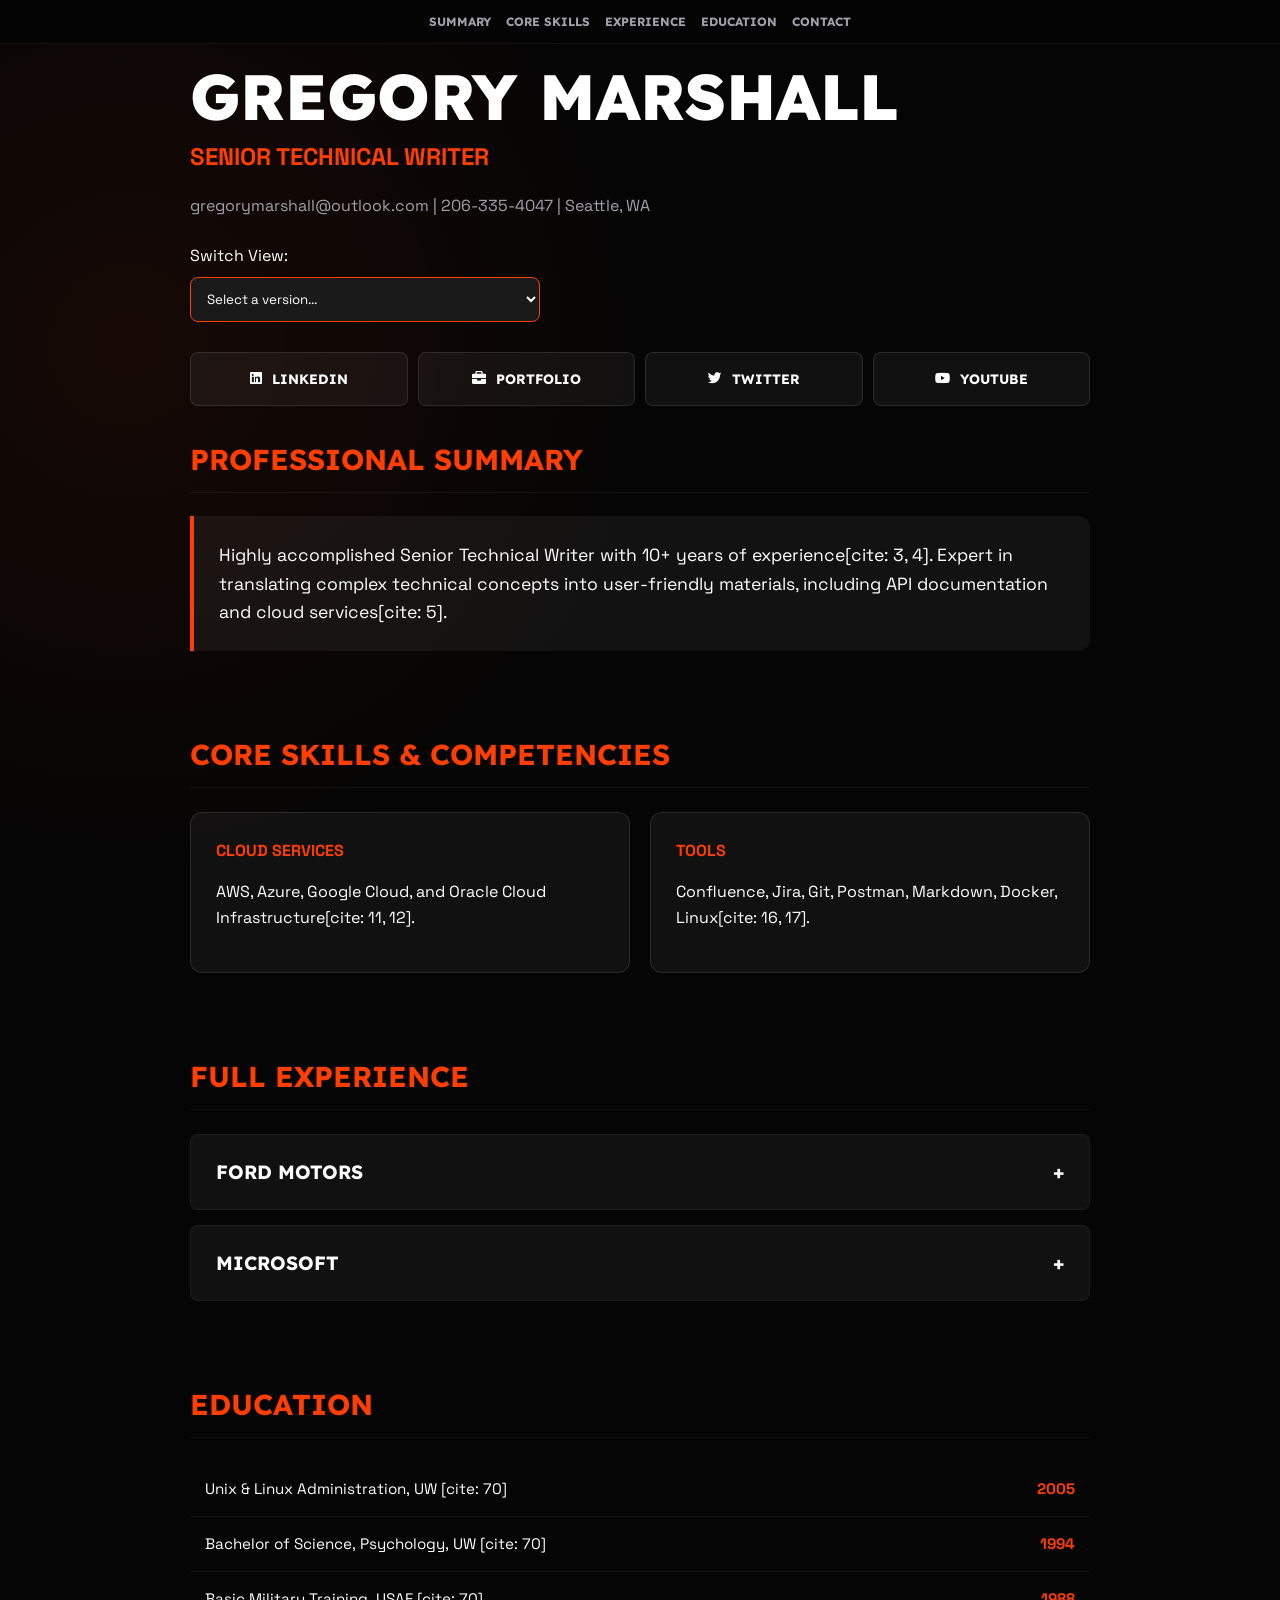
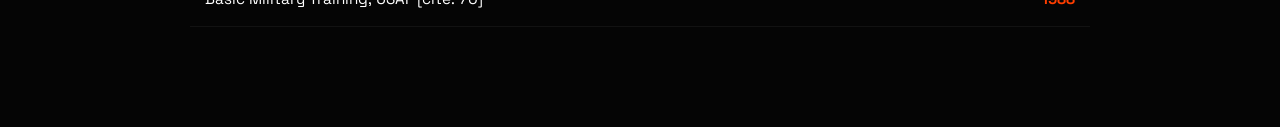
<file: index4.html>
<!DOCTYPE html>
<html lang="en">
<head>
    <meta charset="UTF-8">
    <meta name="viewport" content="width=device-width, initial-scale=1.0">
    <title>Gregory Marshall | Portfolio</title>
    <link href="https://fonts.googleapis.com/css2?family=Lexend+Deca:wght@400;700;800&family=Space+Grotesk:wght@300;500;700&display=swap" rel="stylesheet">
    <link rel="stylesheet" href="https://cdnjs.cloudflare.com/ajax/libs/font-awesome/6.0.0/css/all.min.css">
    <style>
        :root {
            --accent: #ff3e00;
            --bg: #050505;
            --glass: rgba(255, 255, 255, 0.05);
            --text-main: #ffffff;
            --text-sub: #a1a1aa;
        }

        html { scroll-behavior: smooth; }

        body {
            font-family: 'Space Grotesk', sans-serif;
            background: var(--bg);
            color: var(--text-main);
            margin: 0;
            background-image: radial-gradient(circle at 10% 20%, rgba(255, 62, 0, 0.07) 0%, transparent 30%);
            line-height: 1.6;
        }

        nav {
            position: sticky;
            top: 0;
            background: rgba(5, 5, 5, 0.95);
            backdrop-filter: blur(15px);
            z-index: 1000;
            border-bottom: 1px solid var(--glass);
            padding: 12px 0;
        }

        .nav-container {
            max-width: 900px;
            margin: 0 auto;
            display: flex;
            justify-content: center;
            gap: 15px;
            flex-wrap: wrap;
        }

        .nav-link {
            color: var(--text-sub);
            text-decoration: none;
            font-family: 'Lexend Deca', sans-serif;
            font-weight: 700;
            font-size: 0.75rem;
            text-transform: uppercase;
        }

        .container { max-width: 900px; margin: 0 auto; padding: 20px; }

        header { margin-bottom: 20px; }

        h1 {
            font-family: 'Lexend Deca', sans-serif;
            font-size: clamp(2.5rem, 8vw, 4rem);
            font-weight: 800;
            margin: 0;
            line-height: 1;
            text-transform: uppercase;
        }

        .hero-title {
            color: var(--accent);
            font-size: 1.5rem;
            font-weight: 700;
            margin-top: 10px;
            text-transform: uppercase;
        }

        .version-control {
            margin: 25px 0;
            display: flex;
            flex-direction: column;
            gap: 8px;
        }

        .version-select {
            background: #1a1a1a;
            color: #ffffff;
            border: 1px solid var(--accent);
            padding: 12px;
            border-radius: 8px;
            font-family: 'Space Grotesk';
            cursor: pointer;
            width: 100%;
            max-width: 350px;
        }

        .social-grid { display: grid; grid-template-columns: repeat(2, 1fr); gap: 10px; margin: 30px 0; }
        @media (min-width: 600px) { .social-grid { grid-template-columns: repeat(4, 1fr); } }

        .social-btn {
            display: flex; align-items: center; justify-content: center; background: var(--glass); color: #fff;
            text-decoration: none; padding: 15px; border-radius: 8px; border: 1px solid rgba(255,255,255,0.1);
            font-family: 'Lexend Deca'; font-weight: 700; font-size: 0.85rem; transition: 0.3s;
            cursor: pointer; gap: 10px;
        }

        .social-btn:hover { background: var(--accent); transform: translateY(-2px); }

        section { margin-bottom: 80px; scroll-margin-top: 80px; }
        h2 { color: var(--accent); font-family: 'Lexend Deca'; font-size: 1.8rem; border-bottom: 1px solid var(--glass); padding-bottom: 10px; text-transform: uppercase; }

        .prof-summary {
            padding: 25px;
            background: var(--glass);
            border-left: 4px solid var(--accent);
            font-size: 1.1rem;
            border-radius: 0 12px 12px 0;
        }

        .skills-grid {
            display: grid;
            grid-template-columns: repeat(auto-fit, minmax(280px, 1fr));
            gap: 20px;
        }
        .skill-card { background: var(--glass); padding: 25px; border-radius: 12px; border: 1px solid rgba(255,255,255,0.1); }
        .skill-card h4 { color: var(--accent); margin: 0 0 10px 0; text-transform: uppercase; }

        .acc-item { margin-bottom: 15px; background: var(--glass); border-radius: 8px; border: 1px solid rgba(255,255,255,0.05); }
        .acc-btn {
            width: 100%; padding: 25px; background: none; border: none;
            display: flex; justify-content: space-between; cursor: pointer;
            color: var(--text-main); font-size: 1.2rem; font-weight: 700; font-family: 'Lexend Deca'; text-align: left;
        }

        .acc-content { max-height: 0; overflow: hidden; transition: 0.4s ease-out; }
        .inner { padding: 0 25px 25px; color: var(--text-sub); }
        .inner ul { padding-left: 20px; }
        .inner li { margin-bottom: 10px; }
        .meta-text { color: var(--accent); font-weight: 700; font-size: 0.85rem; display: block; margin-bottom: 10px; text-transform: uppercase; }

        .edu-table { width: 100%; border-collapse: collapse; }
        .edu-table td { padding: 15px; border-bottom: 1px solid var(--glass); font-size: 0.95rem; }
        .edu-year { text-align: right; color: var(--accent); font-weight: 700; width: 150px; }
    </style>
</head>
<body>

<nav>
    <div class="nav-container">
        <a href="#summary" class="nav-link">Summary</a>
        <a href="#skills" class="nav-link">Core Skills</a>
        <a href="#experience" class="nav-link">Experience</a>
        <a href="#education" class="nav-link">Education</a>
        <a href="#contact" class="nav-link">Contact</a>
    </div>
</nav>

<div class="container">
    <header>
        <h1>GREGORY MARSHALL</h1>
        <div class="hero-title">Senior Technical Writer</div>
        <p style="color: var(--text-sub);">gregorymarshall@outlook.com | 206-335-4047 | Seattle, WA</p>

        <div class="version-control">
            <label for="resume-version">Switch View:</label>
            <select id="resume-version" class="version-select" onchange="navigateTo(this.value)">
                <option value="">Select a version...</option>
                <option value="index.html">Standard 2025 Resume</option>
                <option value="https://allyourknowledgearebelongtous.github.io/gregory-marshall-resume/index2.html">Cloud & API Version</option>
                <option value="https://allyourknowledgearebelongtous.github.io/gregory-marshall-resume/index3.html">Security & GRC Version</option>
            </select>
        </div>
    </header>

    <div class="social-grid">
        <a href="#" class="social-btn"><i class="fab fa-linkedin"></i> LINKEDIN</a>
        <a href="#" class="social-btn"><i class="fas fa-briefcase"></i> PORTFOLIO</a>
        <a href="#" class="social-btn"><i class="fab fa-twitter"></i> TWITTER</a>
        <a href="#" class="social-btn"><i class="fab fa-youtube"></i> YOUTUBE</a>
    </div>

    <section id="summary">
        <h2>Professional Summary</h2>
        <div class="prof-summary">
            Highly accomplished Senior Technical Writer with 10+ years of experience[cite: 3, 4]. Expert in translating complex technical concepts into user-friendly materials, including API documentation and cloud services[cite: 5].
        </div>
    </section>

    <section id="skills">
        <h2>Core Skills & Competencies</h2>
        <div class="skills-grid">
            <div class="skill-card">
                <h4>Cloud Services</h4>
                <p>AWS, Azure, Google Cloud, and Oracle Cloud Infrastructure[cite: 11, 12].</p>
            </div>
            <div class="skill-card">
                <h4>Tools</h4>
                <p>Confluence, Jira, Git, Postman, Markdown, Docker, Linux[cite: 16, 17].</p>
            </div>
        </div>
    </section>

    <section id="experience">
        <h2>Full Experience</h2>
        <div class="accordion">
            <div class="acc-item">
                <button class="acc-btn" onclick="toggle(this)">FORD MOTORS <span>+</span></button>
                <div class="acc-content"><div class="inner">
                    <span class="meta-text">2023-2024 | Seattle, WA [cite: 19, 20, 21]</span>
                    <ul>
                        <li>Authored developer content for API onboarding and architecture diagrams[cite: 22].</li>
                        <li>Migrated developer content to Backstage.io platform[cite: 23].</li>
                        <li>Automated routine tasks and closed Jira content tickets[cite: 24].</li>
                    </ul>
                </div></div>
            </div>
            <div class="acc-item">
                <button class="acc-btn" onclick="toggle(this)">MICROSOFT <span>+</span></button>
                <div class="acc-content"><div class="inner">
                    <span class="meta-text">2007-2013 | Redmond, WA [cite: 63, 64, 65]</span>
                    <ul>
                        <li>Drove strategy for security content on Group Policy and BitLocker[cite: 66].</li>
                        <li>Authored "Controlling Windows Communication with the Internet" guide[cite: 67].</li>
                        <li>Awarded quarterly "Gold Star Award" for resolving top customer errors[cite: 68].</li>
                    </ul>
                </div></div>
            </div>
        </div>
    </section>

    <section id="education">
        <h2>Education</h2>
        <table class="edu-table">
            <tr><td>Unix & Linux Administration, UW [cite: 70]</td><td class="edu-year">2005</td></tr>
            <tr><td>Bachelor of Science, Psychology, UW [cite: 70]</td><td class="edu-year">1994</td></tr>
            <tr><td>Basic Military Training, USAF [cite: 70]</td><td class="edu-year">1988</td></tr>
        </table>
    </section>

</div>

<script>
    function toggle(btn) {
        const content = btn.nextElementSibling;
        const isOpen = content.style.maxHeight;
        if (!isOpen) {
            content.style.maxHeight = content.scrollHeight + "px";
            btn.querySelector('span').innerText = '-';
        } else {
            content.style.maxHeight = null;
            btn.querySelector('span').innerText = '+';
        }
    }

    function navigateTo(url) {
        if (url) window.location.href = url;
    }
</script>

</body>
</html>
</file>
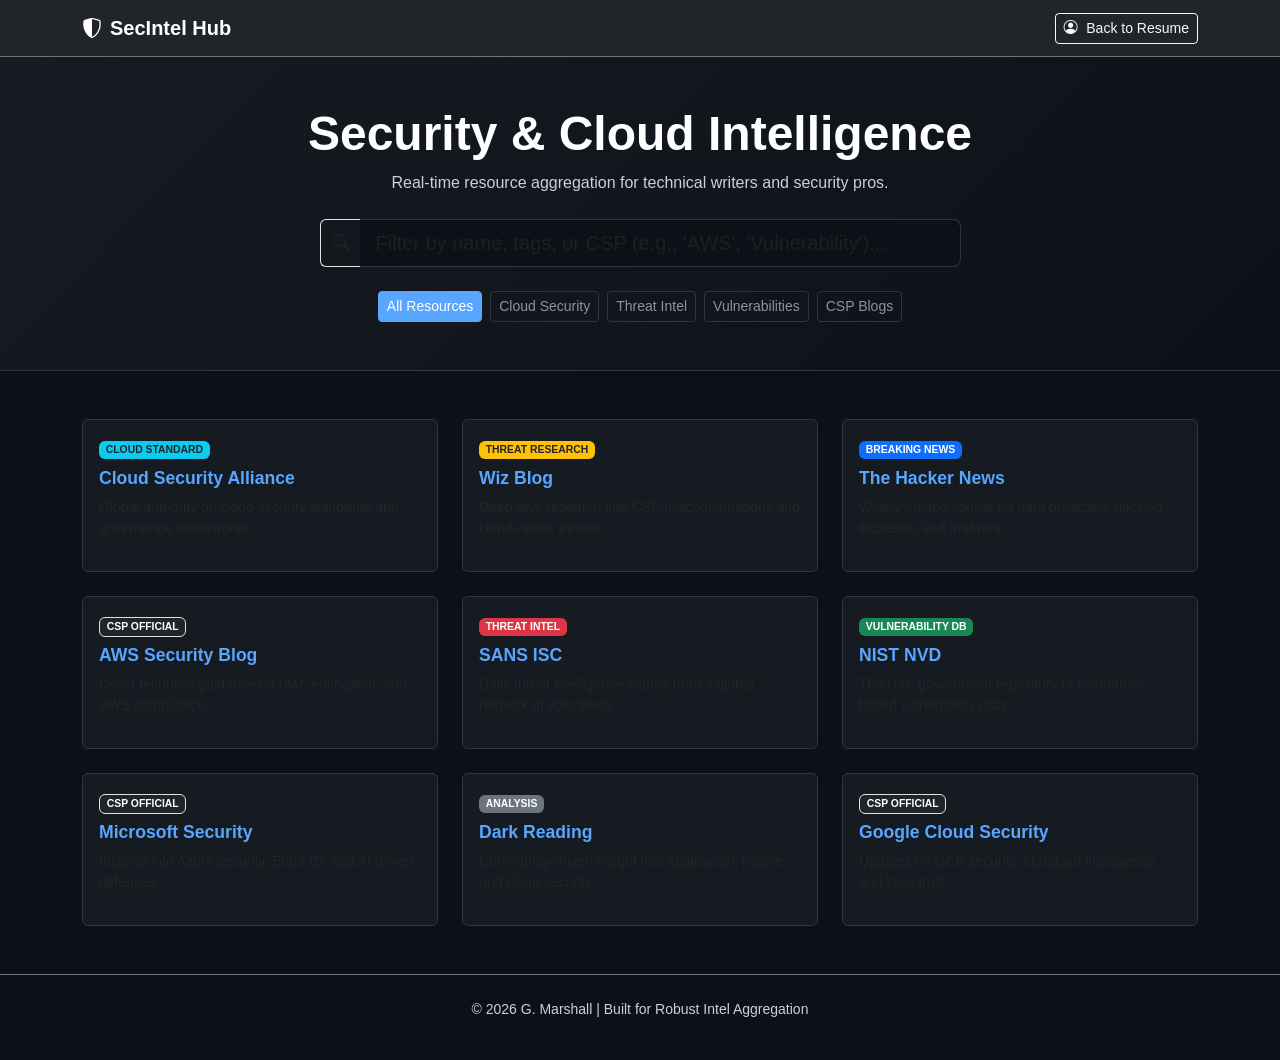
<file: security.html>
<!DOCTYPE html>
<html lang="en">
<head>
    <meta charset="UTF-8">
    <meta name="viewport" content="width=device-width, initial-scale=1.0">
    <title>SecIntel | Security Intelligence Hub</title>
    <link href="https://cdn.jsdelivr.net/npm/bootstrap@5.3.2/dist/css/bootstrap.min.css" rel="stylesheet">
    <link rel="stylesheet" href="https://cdn.jsdelivr.net/npm/bootstrap-icons@1.11.1/font/bootstrap-icons.css">
    <style>
        :root {
            --dark-bg: #0d1117;
            --card-bg: #161b22;
            --accent-blue: #58a6ff;
            --text-gray: #8b949e;
            --border-color: #30363d;
        }
        body { background-color: var(--dark-bg); color: #c9d1d9; font-family: 'Inter', sans-serif; }
        .hero { background: linear-gradient(135deg, #161b22 0%, #0d1117 100%); border-bottom: 1px solid var(--border-color); }
        .nav-link { color: var(--text-gray); }
        .nav-link:hover, .nav-link.active { color: var(--accent-blue); }
        .card { 
            background-color: var(--card-bg); 
            border: 1px solid var(--border-color); 
            transition: all 0.3s cubic-bezier(.25,.8,.25,1);
            height: 100%;
        }
        .card:hover { 
            transform: translateY(-5px); 
            border-color: var(--accent-blue); 
            box-shadow: 0 10px 30px rgba(0,0,0,0.5);
        }
        .card-title { color: var(--accent-blue); font-weight: 700; font-size: 1.1rem; }
        .category-badge { font-size: 0.65rem; text-transform: uppercase; font-weight: 800; }
        .search-bar { background-color: #0d1117; border: 1px solid var(--border-color); color: white; border-radius: 8px; }
        .search-bar:focus { background-color: #0d1117; color: white; border-color: var(--accent-blue); box-shadow: 0 0 0 3px rgba(88, 166, 255, 0.2); }
        a { text-decoration: none; }
        .filter-btn { color: var(--text-gray); border: 1px solid var(--border-color); transition: 0.2s; }
        .filter-btn:hover, .filter-btn.active { background: var(--accent-blue); color: white; border-color: var(--accent-blue); }
    </style>
</head>
<body>

<nav class="navbar navbar-expand-lg navbar-dark bg-dark border-bottom border-secondary sticky-top">
    <div class="container">
        <a class="navbar-brand fw-bold" href="#"><i class="bi bi-shield-shaded me-2"></i>SecIntel Hub</a>
        <div class="d-flex">
            <a href="index.html" class="btn btn-outline-light btn-sm"><i class="bi bi-person-circle me-1"></i> Back to Resume</a>
        </div>
    </div>
</nav>

<section class="hero py-5 text-center">
    <div class="container">
        <h1 class="display-5 fw-bold text-white mb-2">Security & Cloud Intelligence</h1>
        <p class="text-gray mb-4">Real-time resource aggregation for technical writers and security pros.</p>
        <div class="row justify-content-center">
            <div class="col-md-7">
                <div class="input-group">
                    <span class="input-group-text bg-transparent border-end-0 text-gray"><i class="bi bi-search"></i></span>
                    <input type="text" id="siteSearch" class="form-control form-control-lg search-bar border-start-0" placeholder="Filter by name, tags, or CSP (e.g., 'AWS', 'Vulnerability')...">
                </div>
            </div>
        </div>
        <div class="mt-4 d-flex justify-content-center gap-2 flex-wrap" id="filterContainer">
            <button class="btn btn-sm filter-btn active" onclick="filterCategory('all')">All Resources</button>
            <button class="btn btn-sm filter-btn" onclick="filterCategory('cloud')">Cloud Security</button>
            <button class="btn btn-sm filter-btn" onclick="filterCategory('news')">Threat Intel</button>
            <button class="btn btn-sm filter-btn" onclick="filterCategory('vuln')">Vulnerabilities</button>
            <button class="btn btn-sm filter-btn" onclick="filterCategory('csp')">CSP Blogs</button>
        </div>
    </div>
</section>

<div class="container my-5">
    <div class="row g-4" id="resourceGrid">
        
        <div class="col-md-4 resource-item" data-category="cloud" data-tags="csa governance research standards">
            <a href="https://cloudsecurityalliance.org/" target="_blank">
                <div class="card p-3">
                    <div class="mb-2"><span class="badge bg-info text-dark category-badge">Cloud Standard</span></div>
                    <h5 class="card-title">Cloud Security Alliance</h5>
                    <p class="small text-gray">Global authority on cloud security standards and governance frameworks.</p>
                </div>
            </a>
        </div>

        <div class="col-md-4 resource-item" data-category="cloud" data-tags="research vulnerabilities cloud native">
            <a href="https://www.wiz.io/blog" target="_blank">
                <div class="card p-3">
                    <div class="mb-2"><span class="badge bg-warning text-dark category-badge">Threat Research</span></div>
                    <h5 class="card-title">Wiz Blog</h5>
                    <p class="small text-gray">Deep-dive research into CSP misconfigurations and cloud-native threats.</p>
                </div>
            </a>
        </div>

        <div class="col-md-4 resource-item" data-category="news" data-tags="breaking malware hacks">
            <a href="https://thehackernews.com/" target="_blank">
                <div class="card p-3">
                    <div class="mb-2"><span class="badge bg-primary category-badge">Breaking News</span></div>
                    <h5 class="card-title">The Hacker News</h5>
                    <p class="small text-gray">Widely trusted source for data breaches, hacking incidents, and malware.</p>
                </div>
            </a>
        </div>

        <div class="col-md-4 resource-item" data-category="csp" data-tags="aws amazon identity compliance">
            <a href="https://aws.amazon.com/blogs/security/" target="_blank">
                <div class="card p-3">
                    <div class="mb-2"><span class="badge bg-dark border category-badge">CSP Official</span></div>
                    <h5 class="card-title">AWS Security Blog</h5>
                    <p class="small text-gray">Direct technical guidance on IAM, encryption, and AWS compliance.</p>
                </div>
            </a>
        </div>

        <div class="col-md-4 resource-item" data-category="news" data-tags="daily intel handlers">
            <a href="https://isc.sans.edu/" target="_blank">
                <div class="card p-3">
                    <div class="mb-2"><span class="badge bg-danger category-badge">Threat Intel</span></div>
                    <h5 class="card-title">SANS ISC</h5>
                    <p class="small text-gray">Daily threat intelligence diaries from a global network of volunteers.</p>
                </div>
            </a>
        </div>

        <div class="col-md-4 resource-item" data-category="vuln" data-tags="cve nist database government">
            <a href="https://nvd.nist.gov/" target="_blank">
                <div class="card p-3">
                    <div class="mb-2"><span class="badge bg-success category-badge">Vulnerability DB</span></div>
                    <h5 class="card-title">NIST NVD</h5>
                    <p class="small text-gray">The U.S. government repository of standards-based vulnerability data.</p>
                </div>
            </a>
        </div>

        <div class="col-md-4 resource-item" data-category="csp" data-tags="azure microsoft cloud entra">
            <a href="https://www.microsoft.com/en-us/security/blog/" target="_blank">
                <div class="card p-3">
                    <div class="mb-2"><span class="badge bg-dark border category-badge">CSP Official</span></div>
                    <h5 class="card-title">Microsoft Security</h5>
                    <p class="small text-gray">Insights into Azure security, Entra ID, and AI-driven defenses.</p>
                </div>
            </a>
        </div>

        <div class="col-md-4 resource-item" data-category="news" data-tags="analysis mobile cloud iot enterprise">
            <a href="https://www.darkreading.com/" target="_blank">
                <div class="card p-3">
                    <div class="mb-2"><span class="badge bg-secondary category-badge">Analysis</span></div>
                    <h5 class="card-title">Dark Reading</h5>
                    <p class="small text-gray">Community-driven insight into application, mobile, and cloud security.</p>
                </div>
            </a>
        </div>

        <div class="col-md-4 resource-item" data-category="csp" data-tags="gcp google cloud mandiant">
            <a href="https://cloud.google.com/blog/products/security" target="_blank">
                <div class="card p-3">
                    <div class="mb-2"><span class="badge bg-dark border category-badge">CSP Official</span></div>
                    <h5 class="card-title">Google Cloud Security</h5>
                    <p class="small text-gray">Updates on GCP security, Mandiant intelligence, and zero-trust.</p>
                </div>
            </a>
        </div>

    </div>
</div>

<footer class="py-4 border-top border-secondary text-center">
    <p class="small text-gray">&copy; 2026 G. Marshall | Built for Robust Intel Aggregation</p>
</footer>

<script>
    const searchInput = document.getElementById('siteSearch');
    const items = document.querySelectorAll('.resource-item');
    const filterBtns = document.querySelectorAll('.filter-btn');

    function updateView() {
        const query = searchInput.value.toLowerCase();
        const activeBtn = document.querySelector('.filter-btn.active');
        const activeCat = activeBtn.getAttribute('onclick').match(/'([^']+)'/)[1];

        items.forEach(item => {
            const text = item.textContent.toLowerCase();
            const tags = item.getAttribute('data-tags').toLowerCase();
            const itemCat = item.getAttribute('data-category');
            
            const matchesSearch = text.includes(query) || tags.includes(query);
            const matchesCat = (activeCat === 'all' || itemCat === activeCat);
            
            item.style.display = (matchesSearch && matchesCat) ? "" : "none";
        });
    }

    searchInput.addEventListener('keyup', updateView);

    function filterCategory(cat) {
        filterBtns.forEach(btn => btn.classList.remove('active'));
        event.target.classList.add('active');
        updateView();
    }
</script>

</body>
</html>
</file>
